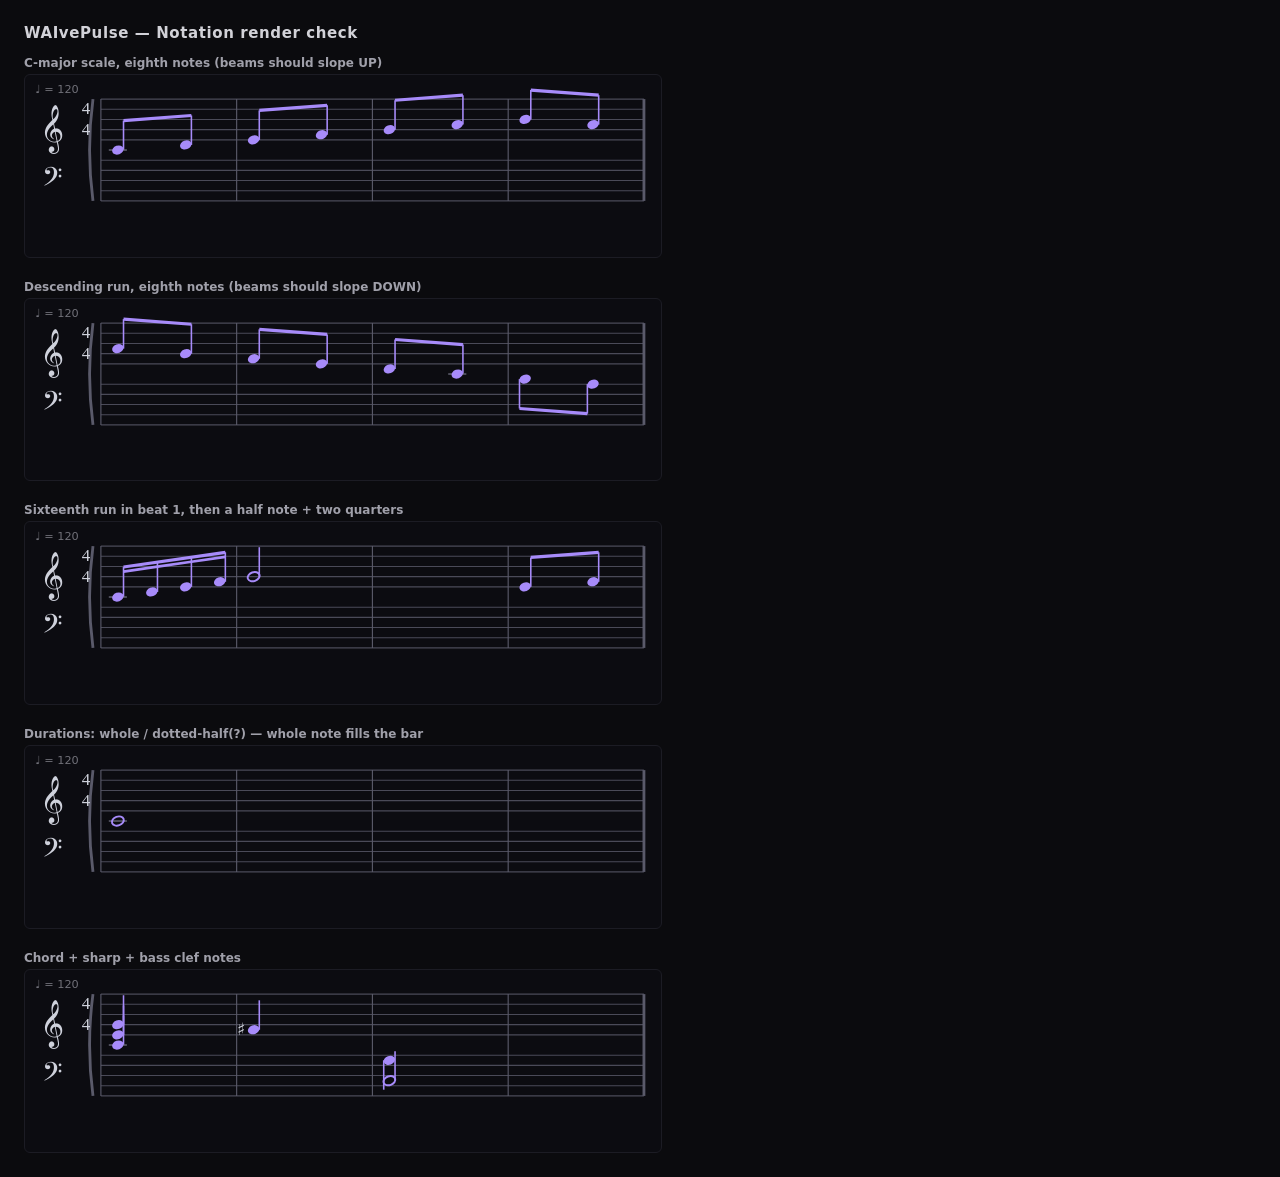
<file: scripts/sheet_preview.html>
<!doctype html>
<!--
  Standalone verification harness for the Looper "Notation" panel.
  Mirrors the exact rendering logic in frontend/js/looper/pianoseq.js (renderSheet)
  so you can eyeball notation correctness on controlled examples without the server.
  Open this file directly in a browser.  If the staff here looks right, the app will too.
-->
<html lang="en">
<head>
<meta charset="utf-8">
<title>WAIvePulse — sheet music preview</title>
<style>
  body{background:#0b0b0e;color:#d2d2d8;font-family:system-ui,Segoe UI,sans-serif;margin:24px}
  h1{font-size:15px;font-weight:700;letter-spacing:.04em}
  .case{margin:14px 0 22px}
  .case h2{font-size:12px;color:#a0a0aa;font-weight:600;margin:0 0 4px}
  .sheet-wrap{background:#0c0c11;border:1px solid #1c1c24;border-radius:6px;padding:6px 8px;max-width:620px}
  #x svg, .sheet-wrap svg{width:100%;height:auto;display:block}
  /* copied verbatim from css/looper.css */
  .sm-line{stroke:#4a4a58;stroke-width:1}
  .sm-bar{stroke:#5a5a6a;stroke-width:1}
  .sm-bar.end{stroke-width:2.5}
  .sm-brace{stroke:#5a5a6a;stroke-width:2.5;fill:none}
  .sm-ledger{stroke:#6a6a7a;stroke-width:1.2}
  .sm-note{fill:#a78bfa}
  .sm-note.open{fill:none;stroke:#a78bfa;stroke-width:1.7}
  .sm-stem{stroke:#a78bfa;stroke-width:1.4}
  .sm-beam{stroke:#a78bfa;stroke-width:2.8;stroke-linecap:butt}
  .sm-beam2{stroke:#a78bfa;stroke-width:2.4;stroke-linecap:butt}
  .sm-flag{stroke:#a78bfa;stroke-width:1.7;fill:none}
  .sm-acc{fill:#cfd2dc;font-size:15px;font-family:"Segoe UI Symbol",serif}
  .sm-clef{fill:#cfd2dc;font-family:"Segoe UI Symbol","Segoe UI Historic",Symbola,serif}
  .sm-text{fill:#707078;font-size:10px}
</style>
</head>
<body>
<h1>WAIvePulse — Notation render check</h1>
<div id="cases"></div>

<script type="module">
// ── logic mirrored from frontend/js/looper/pianoseq.js ────────────────────────
const STEPS = 16, ROWS = 24, LOW_MIDI = 48;
const SM = { topY: 16, hg: 4.5, leftPad: 60, colW: 30 };
const PC_LETTER = [0, 0, 1, 1, 2, 3, 3, 4, 4, 5, 5, 6];
const PC_SHARP  = [0, 1, 0, 1, 0, 0, 1, 0, 1, 0, 1, 0];
const diaOf   = m => (Math.floor(m / 12) - 1) * 7 + PC_LETTER[m % 12];
const isSharp = m => PC_SHARP[m % 12] === 1;
const smY     = dia => SM.topY + (38 - dia) * SM.hg;
const PR = [];
for (let r = 0; r < ROWS; r++) PR.push({ midi: LOW_MIDI + (ROWS - 1 - r) });

function pseqRuns(pat) {
  const runs = [];
  for (let row = 0; row < ROWS; row++) {
    let s = 0;
    while (s < STEPS) {
      if (!pat[row][s]) { s++; continue; }
      let len = 1;
      while (s + len < STEPS && pat[row][s + len]) len++;
      const midi = PR[row].midi;
      runs.push({ midi, dia: diaOf(midi), sharp: isSharp(midi), start: s, len });
      s += len;
    }
  }
  return runs;
}
const DUR_TABLE = [
  { n: 16, open: true,  stem: false, beams: 0, dot: false },
  { n: 12, open: true,  stem: true,  beams: 0, dot: true  },
  { n: 8,  open: true,  stem: true,  beams: 0, dot: false },
  { n: 6,  open: false, stem: true,  beams: 0, dot: true  },
  { n: 4,  open: false, stem: true,  beams: 0, dot: false },
  { n: 3,  open: false, stem: true,  beams: 1, dot: true  },
  { n: 2,  open: false, stem: true,  beams: 1, dot: false },
  { n: 1,  open: false, stem: true,  beams: 2, dot: false },
];
function durSpec(len) {
  let best = DUR_TABLE[0], bd = Infinity;
  for (const d of DUR_TABLE) { const diff = Math.abs(d.n - len); if (diff < bd) { bd = diff; best = d; } }
  return best;
}

function buildSVG(pat, bpm) {
  const x0 = SM.leftPad, xN = SM.leftPad + SM.colW * STEPS, p = [];
  for (const d of [30, 32, 34, 36, 38, 18, 20, 22, 24, 26])
    p.push(`<line class="sm-line" x1="${x0}" y1="${smY(d)}" x2="${xN}" y2="${smY(d)}"/>`);
  p.push(`<path class="sm-brace" d="M${x0 - 7} ${smY(38)} q-6 ${(smY(18) - smY(38)) / 2} 0 ${smY(18) - smY(38)}"/>`);
  for (let b = 0; b <= 4; b++) {
    const x = x0 + b * 4 * SM.colW;
    p.push(`<line class="sm-bar${b === 4 ? ' end' : ''}" x1="${x}" y1="${smY(38)}" x2="${x}" y2="${smY(18)}"/>`);
  }
  p.push(`<text class="sm-clef" x="6" y="${smY(30) + 2}" font-size="36">𝄞</text>`);
  p.push(`<text class="sm-clef" x="8" y="${smY(20)}" font-size="28">𝄢</text>`);
  p.push(`<text class="sm-text" x="2" y="11">♩ = ${bpm}</text>`);
  p.push(`<text class="sm-clef" x="${x0 - 17}" y="${smY(35)}" font-size="15">4</text>`);
  p.push(`<text class="sm-clef" x="${x0 - 17}" y="${smY(31)}" font-size="15">4</text>`);

  const STEM = 26;
  const noteX = step => x0 + step * SM.colW + SM.colW / 2;
  const down  = dia => dia >= 28 ? dia >= 34 : dia >= 22;
  const runs  = pseqRuns(pat);

  for (const n of runs) {
    const d = durSpec(n.len);
    if (d.beams >= 1 || !d.stem) continue;
    const y = smY(n.dia), x = noteX(n.start), dn = down(n.dia), sx = x + (dn ? -5 : 5);
    p.push(`<line class="sm-stem" x1="${sx}" y1="${y}" x2="${sx}" y2="${y + (dn ? STEM : -STEM)}"/>`);
  }

  const groups = {};
  for (const n of runs) {
    if (durSpec(n.len).beams < 1) continue;
    const key = (n.dia >= 28 ? 'T' : 'B') + Math.floor(n.start / 4);
    const g = (groups[key] = groups[key] || {});
    (g[n.start] = g[n.start] || []).push(n);
  }
  for (const key in groups) {
    const stepMap = groups[key];
    const steps = Object.keys(stepMap).map(Number).sort((a, b) => a - b);
    let sum = 0, cnt = 0, treb = 0;
    for (const s of steps) for (const n of stepMap[s]) { sum += n.dia; cnt++; if (n.dia >= 28) treb++; }
    const midLine = treb >= cnt - treb ? 34 : 22;
    const dn = (sum / cnt) >= midLine, dir = dn ? 1 : -1;
    const ext = {}, extY = {};
    for (const s of steps) {
      const dias = stepMap[s].map(n => n.dia);
      ext[s]  = dn ? Math.min(...dias) : Math.max(...dias);
      extY[s] = smY(ext[s]);
    }
    const sF = steps[0], sL = steps[steps.length - 1];
    const xF = noteX(sF), xL = noteX(sL);
    const MAXSL = 13;
    let dy = extY[sL] - extY[sF];
    if (dy >  MAXSL) dy =  MAXSL;
    if (dy < -MAXSL) dy = -MAXSL;
    const slope = (xL === xF) ? 0 : dy / (xL - xF);
    let base;
    for (const s of steps) {
      const want = extY[s] + dir * STEM - slope * (noteX(s) - xF);
      base = base === undefined ? want : (dir < 0 ? Math.min(base, want) : Math.max(base, want));
    }
    const beamY = x => base + slope * (x - xF);
    const sxOf  = x => x + (dn ? -5 : 5);

    if (steps.length === 1) {
      const s = steps[0], x = noteX(s), ay = smY(ext[s]), by = ay + dir * STEM, sx = sxOf(x);
      p.push(`<line class="sm-stem" x1="${sx}" y1="${ay}" x2="${sx}" y2="${by}"/>`);
      const nb = Math.max(...stepMap[s].map(n => durSpec(n.len).beams));
      for (let f = 0; f < nb; f++) {
        const fy = by - dir * f * 6;
        p.push(`<path class="sm-flag" d="M${sx} ${fy} q9 ${-dir * 4} 7 ${-dir * 13}"/>`);
      }
    } else {
      for (const s of steps) {
        const x = noteX(s), sx = sxOf(x);
        p.push(`<line class="sm-stem" x1="${sx}" y1="${smY(ext[s])}" x2="${sx}" y2="${beamY(x)}"/>`);
      }
      p.push(`<line class="sm-beam" x1="${sxOf(xF)}" y1="${beamY(xF)}" x2="${sxOf(xL)}" y2="${beamY(xL)}"/>`);
      const is16 = s => stepMap[s].some(n => durSpec(n.len).beams >= 2);
      const off  = dn ? -4 : 4;
      for (let i = 0; i < steps.length; i++) {
        const s = steps[i]; if (!is16(s)) continue;
        const x = noteX(s), sx = sxOf(x);
        const next = steps[i + 1], prev = steps[i - 1];
        if (next != null && is16(next)) {
          const x2 = noteX(next);
          p.push(`<line class="sm-beam2" x1="${sx}" y1="${beamY(x) + off}" x2="${sxOf(x2)}" y2="${beamY(x2) + off}"/>`);
        } else if (!(prev != null && is16(prev))) {
          const dirStub = next != null ? 1 : -1, xs = x + dirStub * 9;
          p.push(`<line class="sm-beam2" x1="${sx}" y1="${beamY(x) + off}" x2="${sxOf(xs)}" y2="${beamY(xs) + off}"/>`);
        }
      }
    }
  }

  for (const n of runs) {
    const d = durSpec(n.len), y = smY(n.dia), x = noteX(n.start);
    if (n.dia === 28) p.push(`<line class="sm-ledger" x1="${x - 8}" y1="${y}" x2="${x + 8}" y2="${y}"/>`);
    if (n.sharp) p.push(`<text class="sm-acc" x="${x - 15}" y="${y + 5}">♯</text>`);
    p.push(`<ellipse class="sm-note${d.open ? ' open' : ''}" cx="${x}" cy="${y}" rx="${d.open ? 5.4 : 5.2}" ry="3.9" transform="rotate(-20 ${x} ${y})"/>`);
    if (d.dot) { const dy = (n.dia % 2 === 0) ? y - SM.hg : y; p.push(`<circle class="sm-note" cx="${x + 9}" cy="${dy}" r="1.6"/>`); }
  }
  return `<svg viewBox="0 0 548 150" preserveAspectRatio="xMidYMid meet">${p.join('')}</svg>`;
}

// ── test cases ────────────────────────────────────────────────────────────────
const blank = () => Array.from({ length: ROWS }, () => new Array(STEPS).fill(0));
const rowOf = midi => 71 - midi;                  // B4(71)=row0 … C3(48)=row23
function place(pat, midi, start, len) { for (let i = 0; i < len; i++) pat[rowOf(midi)][start + i] = 1; }
const N = { C4: 60, D4: 62, E4: 64, F4: 65, G4: 67, A4: 69, B4: 71, Cs4: 61, Fs4: 66,
            C3: 48, D3: 50, E3: 52, F3: 53, G3: 55, A3: 57, B3: 59 };

const cases = [
  ['C-major scale, eighth notes (beams should slope UP)', p => {
    [N.C4, N.D4, N.E4, N.F4, N.G4, N.A4, N.B4, N.A4].forEach((m, i) => place(p, m, i * 2, 2));
  }],
  ['Descending run, eighth notes (beams should slope DOWN)', p => {
    [N.A4, N.G4, N.F4, N.E4, N.D4, N.C4, N.B3, N.A3].forEach((m, i) => place(p, m, i * 2, 2));
  }],
  ['Sixteenth run in beat 1, then a half note + two quarters', p => {
    [N.C4, N.D4, N.E4, N.F4].forEach((m, i) => place(p, m, i, 1));   // four 16ths, double beam
    place(p, N.G4, 4, 8);                                            // half note (hollow)
    place(p, N.E4, 12, 2); place(p, N.F4, 14, 2);                    // beamed pair
  }],
  ['Durations: whole / dotted-half(?) — whole note fills the bar', p => {
    place(p, N.C4, 0, 16);                                          // whole note, hollow, no stem
  }],
  ['Chord + sharp + bass clef notes', p => {
    place(p, N.C4, 0, 4); place(p, N.E4, 0, 4); place(p, N.G4, 0, 4);  // C-major triad, quarters
    place(p, N.Fs4, 4, 4);                                             // F#4 quarter (sharp)
    place(p, N.C3, 8, 8);                                              // bass half note
    place(p, N.G3, 8, 4);                                             // bass quarter
  }],
];

const root = document.getElementById('cases');
for (const [label, fill] of cases) {
  const pat = blank(); fill(pat);
  const div = document.createElement('div'); div.className = 'case';
  div.innerHTML = `<h2>${label}</h2><div class="sheet-wrap">${buildSVG(pat, 120)}</div>`;
  root.appendChild(div);
}
</script>
</body>
</html>
</file>
